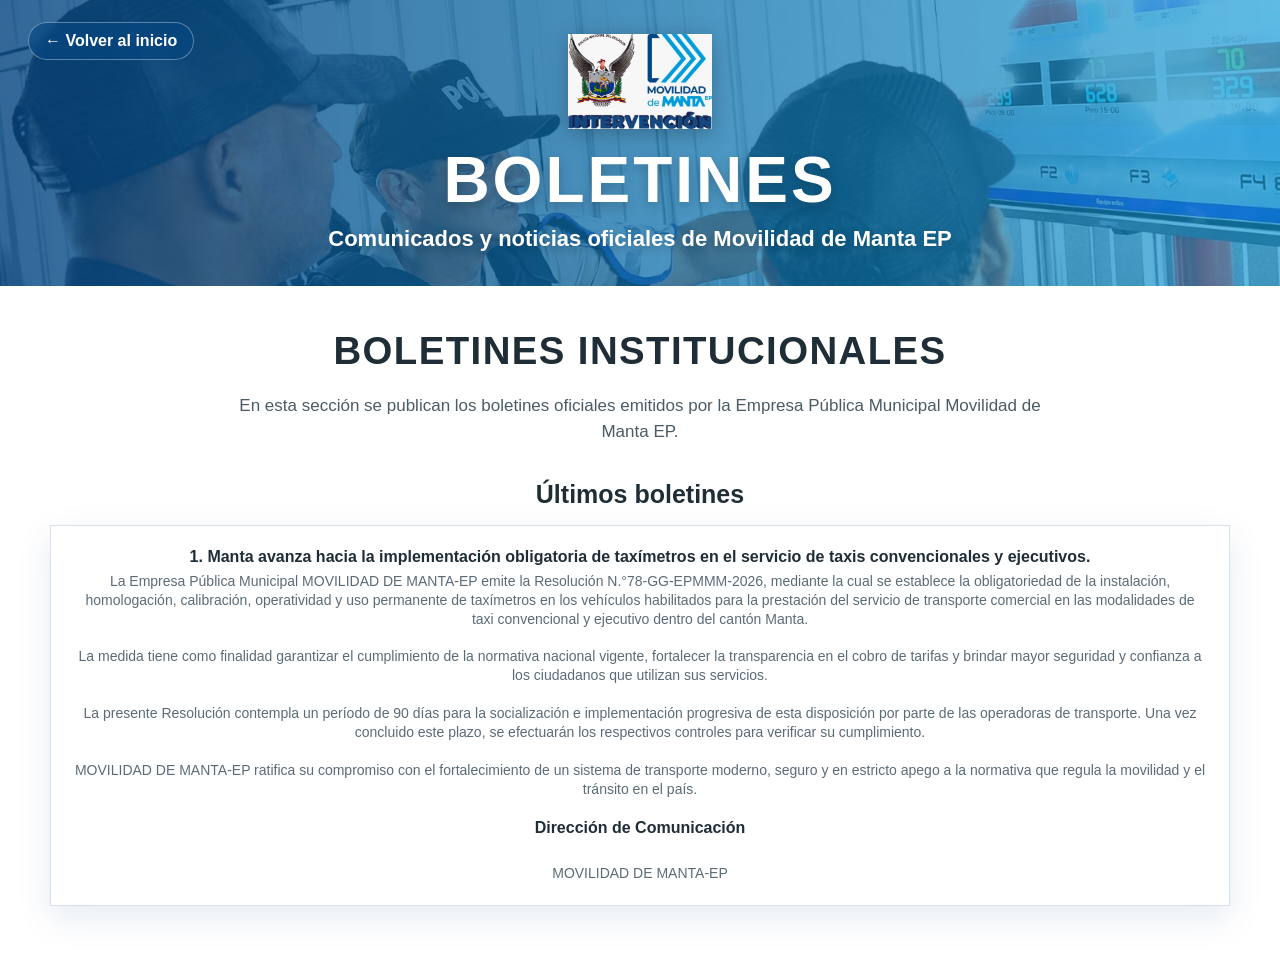
<file: boletines.html>
<!DOCTYPE html>
<html lang="es">
<head>
  <meta charset="UTF-8" />
  <meta name="viewport" content="width=device-width, initial-scale=1.0" />
  <title>Boletines | Movilidad de Manta EP</title>
  <link rel="stylesheet" href="css/styles.css" />
</head>

<body class="inner-page">
  <header class="convocatoria-hero">
    <div class="convocatoria-hero-overlay">
      <a class="back-link back-link-hero" href="index.html">← Volver al inicio</a>

      <div class="convocatoria-hero-content">
        <img
          class="convocatoria-logo"
          src="assets/logos/logo-principal.jpeg"
          alt="Movilidad de Manta EP"
        />

        <h1>Boletines</h1>
        <p>Comunicados y noticias oficiales de Movilidad de Manta EP</p>
      </div>
    </div>
  </header>

  <main class="conv-container">
    <section class="conv-intro">
      <h2>BOLETINES INSTITUCIONALES</h2>
      <p>
        En esta sección se publican los boletines oficiales emitidos por la
        Empresa Pública Municipal Movilidad de Manta EP.
      </p>
    </section>

    <h3 class="process-title">Últimos boletines</h3>

    <table class="docs-table" aria-label="Boletines institucionales">
      <tbody>
        <tr>
          <td>
            <strong>
              1. Manta avanza hacia la implementación obligatoria de taxímetros
              en el servicio de taxis convencionales y ejecutivos.
            </strong>

            <span>
              La Empresa Pública Municipal MOVILIDAD DE MANTA-EP emite la
              Resolución N.°78-GG-EPMMM-2026, mediante la cual se establece la
              obligatoriedad de la instalación, homologación, calibración,
              operatividad y uso permanente de taxímetros en los vehículos
              habilitados para la prestación del servicio de transporte comercial
              en las modalidades de taxi convencional y ejecutivo dentro del
              cantón Manta.
              <br><br>
              La medida tiene como finalidad garantizar el cumplimiento de la
              normativa nacional vigente, fortalecer la transparencia en el cobro
              de tarifas y brindar mayor seguridad y confianza a los ciudadanos
              que utilizan sus servicios.
              <br><br>
              La presente Resolución contempla un período de 90 días para la
              socialización e implementación progresiva de esta disposición por
              parte de las operadoras de transporte. Una vez concluido este plazo,
              se efectuarán los respectivos controles para verificar su
              cumplimiento.
              <br><br>
              MOVILIDAD DE MANTA-EP ratifica su compromiso con el fortalecimiento
              de un sistema de transporte moderno, seguro y en estricto apego a la
              normativa que regula la movilidad y el tránsito en el país.
              <br><br>
              <strong>Dirección de Comunicación</strong><br>
              MOVILIDAD DE MANTA-EP
            </span>
          </td>
        </tr>
      </tbody>
    </table>
  </main>
</body>
</html>
</file>
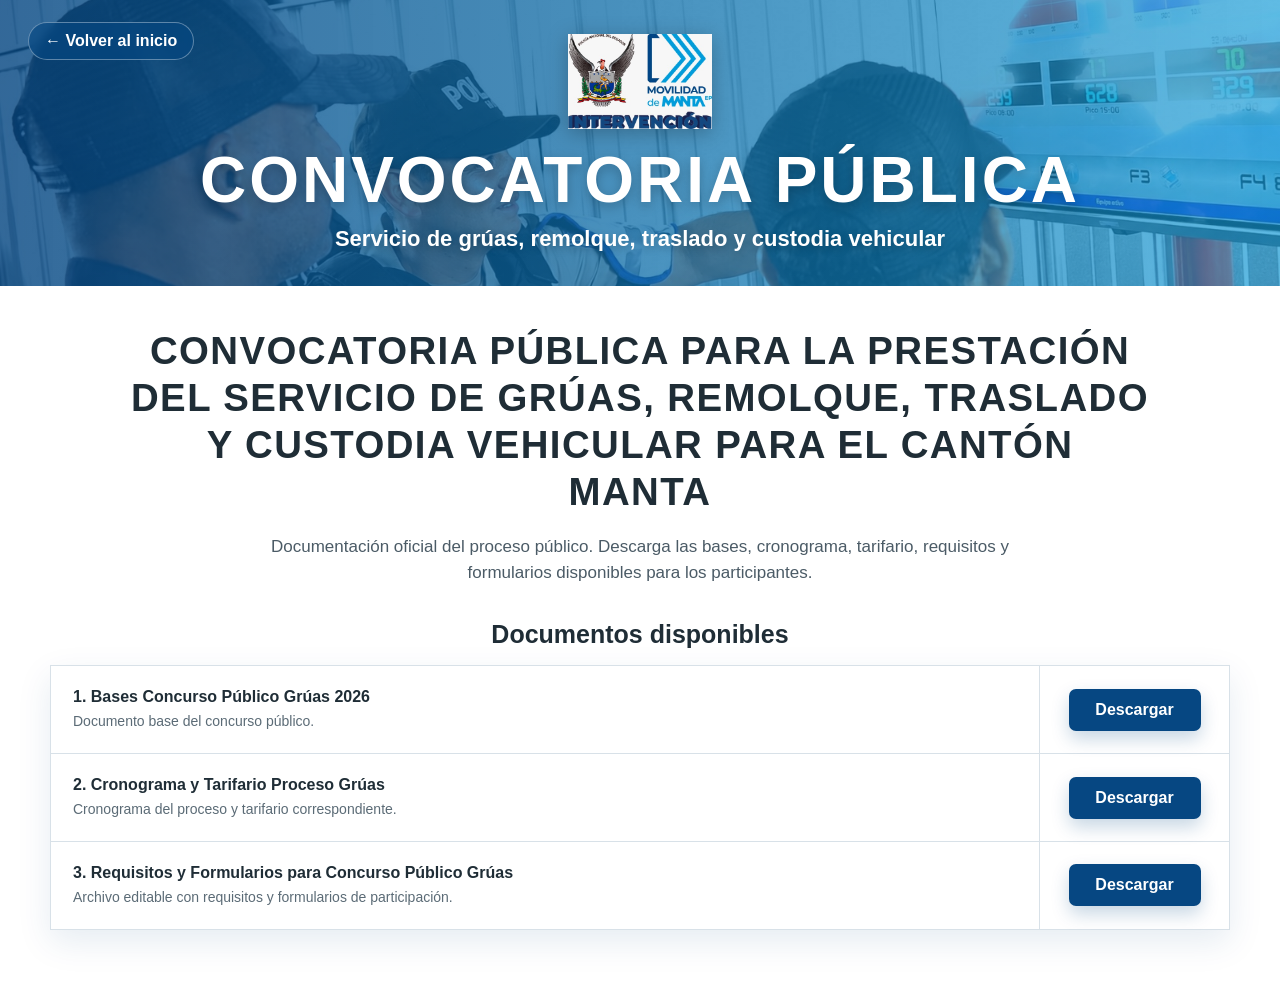
<file: convocatoria_gruas.html>
<!DOCTYPE html>
<html lang="es">
<head>
  <meta charset="UTF-8" />
  <meta name="viewport" content="width=device-width, initial-scale=1.0" />
  <title>Convocatoria Grúas | Movilidad de Manta EP</title>
  <link rel="stylesheet" href="css/styles.css" />
</head>
<body class="inner-page">
  <header class="convocatoria-hero">
    <div class="convocatoria-hero-overlay">
      <a class="back-link back-link-hero" href="index.html">← Volver al inicio</a>
      <div class="convocatoria-hero-content">
        <img class="convocatoria-logo" src="assets/logos/logo-principal.jpeg" alt="Movilidad de Manta EP" />
        <h1>Convocatoria Pública</h1>
        <p>Servicio de grúas, remolque, traslado y custodia vehicular</p>
      </div>
    </div>
  </header>

  <main class="conv-container">
    <section class="conv-intro">
      <h2>
        CONVOCATORIA PÚBLICA PARA LA PRESTACIÓN DEL SERVICIO DE GRÚAS, REMOLQUE,
        TRASLADO Y CUSTODIA VEHICULAR PARA EL CANTÓN MANTA
      </h2>
      <p>
        Documentación oficial del proceso público. Descarga las bases, cronograma, tarifario,
        requisitos y formularios disponibles para los participantes.
      </p>
    </section>

    <h3 class="process-title">Documentos disponibles</h3>

    <table class="docs-table" aria-label="Documentos de convocatoria grúas">
      <tbody>
        <tr>
          <td>
            <strong>1. Bases Concurso Público Grúas 2026</strong>
            <span>Documento base del concurso público.</span>
          </td>
          <td>
            <a class="btn-descarga" href="documentos/convocatoria_gruas/BASES CONCURSO PUBLICO GRUAS 2026.pdf" target="_blank" rel="noopener">Descargar</a>
          </td>
        </tr>
        <tr>
          <td>
            <strong>2. Cronograma y Tarifario Proceso Grúas</strong>
            <span>Cronograma del proceso y tarifario correspondiente.</span>
          </td>
          <td>
            <a class="btn-descarga" href="documentos/convocatoria_gruas/CRONOGRAMA Y TARIFARIO PROCESO GRUAS borrador-signed-signed-signed.pdf" target="_blank" rel="noopener">Descargar</a>
          </td>
        </tr>
        <tr>
          <td>
            <strong>3. Requisitos y Formularios para Concurso Público Grúas</strong>
            <span>Archivo editable con requisitos y formularios de participación.</span>
          </td>
          <td>
            <a class="btn-descarga" href="documentos/convocatoria_gruas/REQUISITOS Y FORMULARIOS PARA CONCURSO PUBLICO GRUAS.docx" target="_blank" rel="noopener">Descargar</a>
          </td>
        </tr>
      </tbody>
    </table>
  </main>
</body>
</html>
</file>
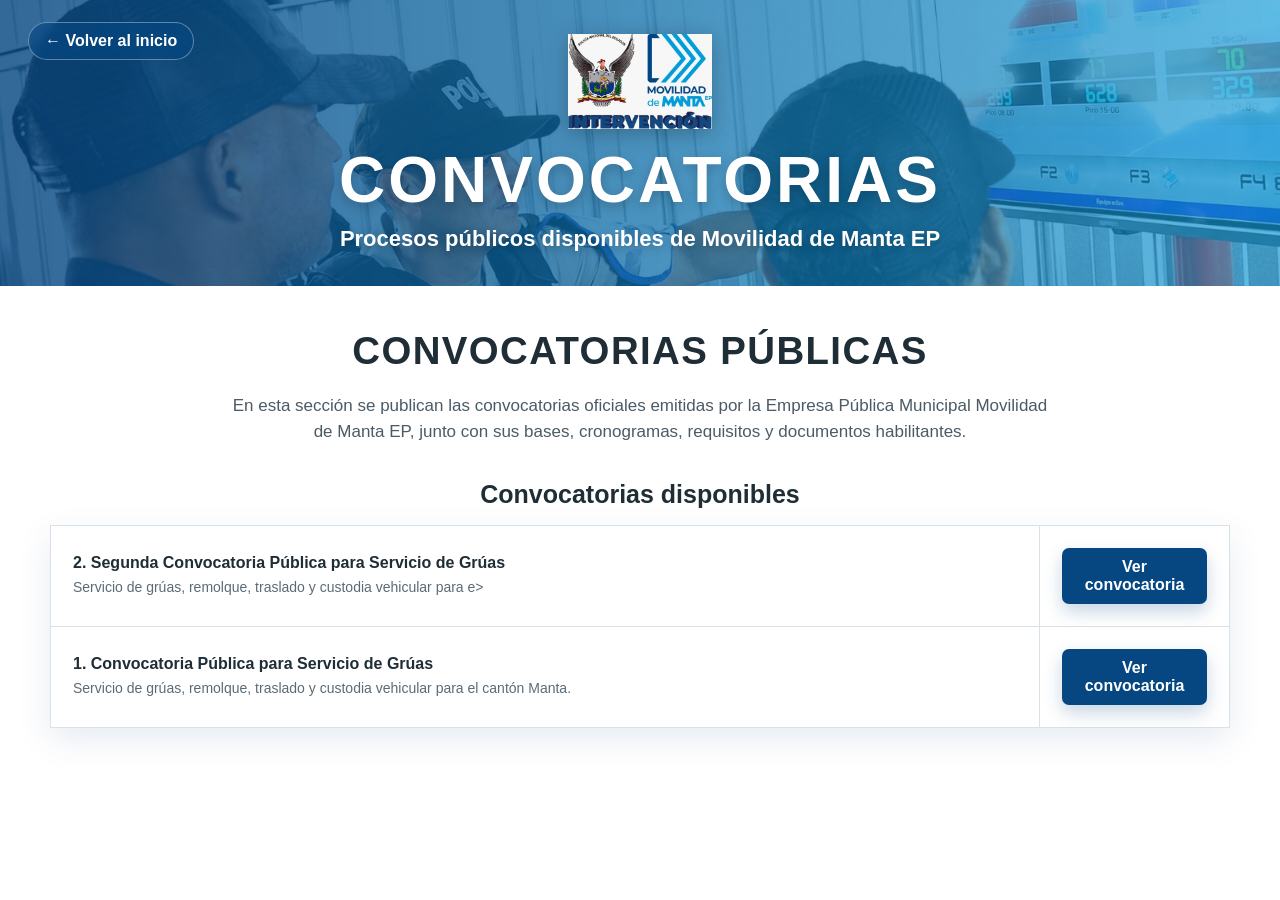
<file: convocatorias.html>
<!DOCTYPE html>
<html lang="es">
<head>
  <meta charset="UTF-8" />
  <meta name="viewport" content="width=device-width, initial-scale=1.0" />
  <title>Convocatorias | Movilidad de Manta EP</title>
  <link rel="stylesheet" href="css/styles.css" />
</head>

<body class="inner-page">
  <header class="convocatoria-hero">
    <div class="convocatoria-hero-overlay">
      <a class="back-link back-link-hero" href="index.html">← Volver al inicio</a>

      <div class="convocatoria-hero-content">
        <img class="convocatoria-logo" src="assets/logos/logo-principal.jpeg" alt="Movilidad de Manta EP" />
        <h1>Convocatorias</h1>
        <p>Procesos públicos disponibles de Movilidad de Manta EP</p>
      </div>
    </div>
  </header>

  <main class="conv-container">
    <section class="conv-intro">
      <h2>CONVOCATORIAS PÚBLICAS</h2>
      <p>
        En esta sección se publican las convocatorias oficiales emitidas por la
        Empresa Pública Municipal Movilidad de Manta EP, junto con sus bases,
        cronogramas, requisitos y documentos habilitantes.
      </p>
    </section>

    <h3 class="process-title">Convocatorias disponibles</h3>

    <table class="docs-table" aria-label="Convocatorias disponibles">
      <tbody>
        <tr>
          <td>
            <strong>2. Segunda Convocatoria Pública para Servicio de Grúas</strong>
            <span>
              Servicio de grúas, remolque, traslado y custodia vehicular para e>
            </span>
          </td>
          <td>
            <a class="btn-descarga" href="segunda_convocatoria_gruas.html">Ver convocatoria</a>
          </td>
        </tr>

        <tr>
          <td>
            <strong>1. Convocatoria Pública para Servicio de Grúas</strong>
            <span>
              Servicio de grúas, remolque, traslado y custodia vehicular para el cantón Manta.
            </span>
          </td>
          <td>
            <a class="btn-descarga" href="convocatoria_gruas.html">Ver convocatoria</a>
          </td>
        </tr>

        <!-- Para agregar más convocatorias, duplica este bloque:

        <tr>
          <td>
            <strong>2. Nombre de la nueva convocatoria</strong>
            <span>Descripción corta de la convocatoria.</span>
          </td>
          <td>
            <a class="btn-descarga" href="nueva_convocatoria.html">Ver convocatoria</a>
          </td>
        </tr>

        -->
      </tbody>
    </table>
  </main>
</body>
</html>
</file>
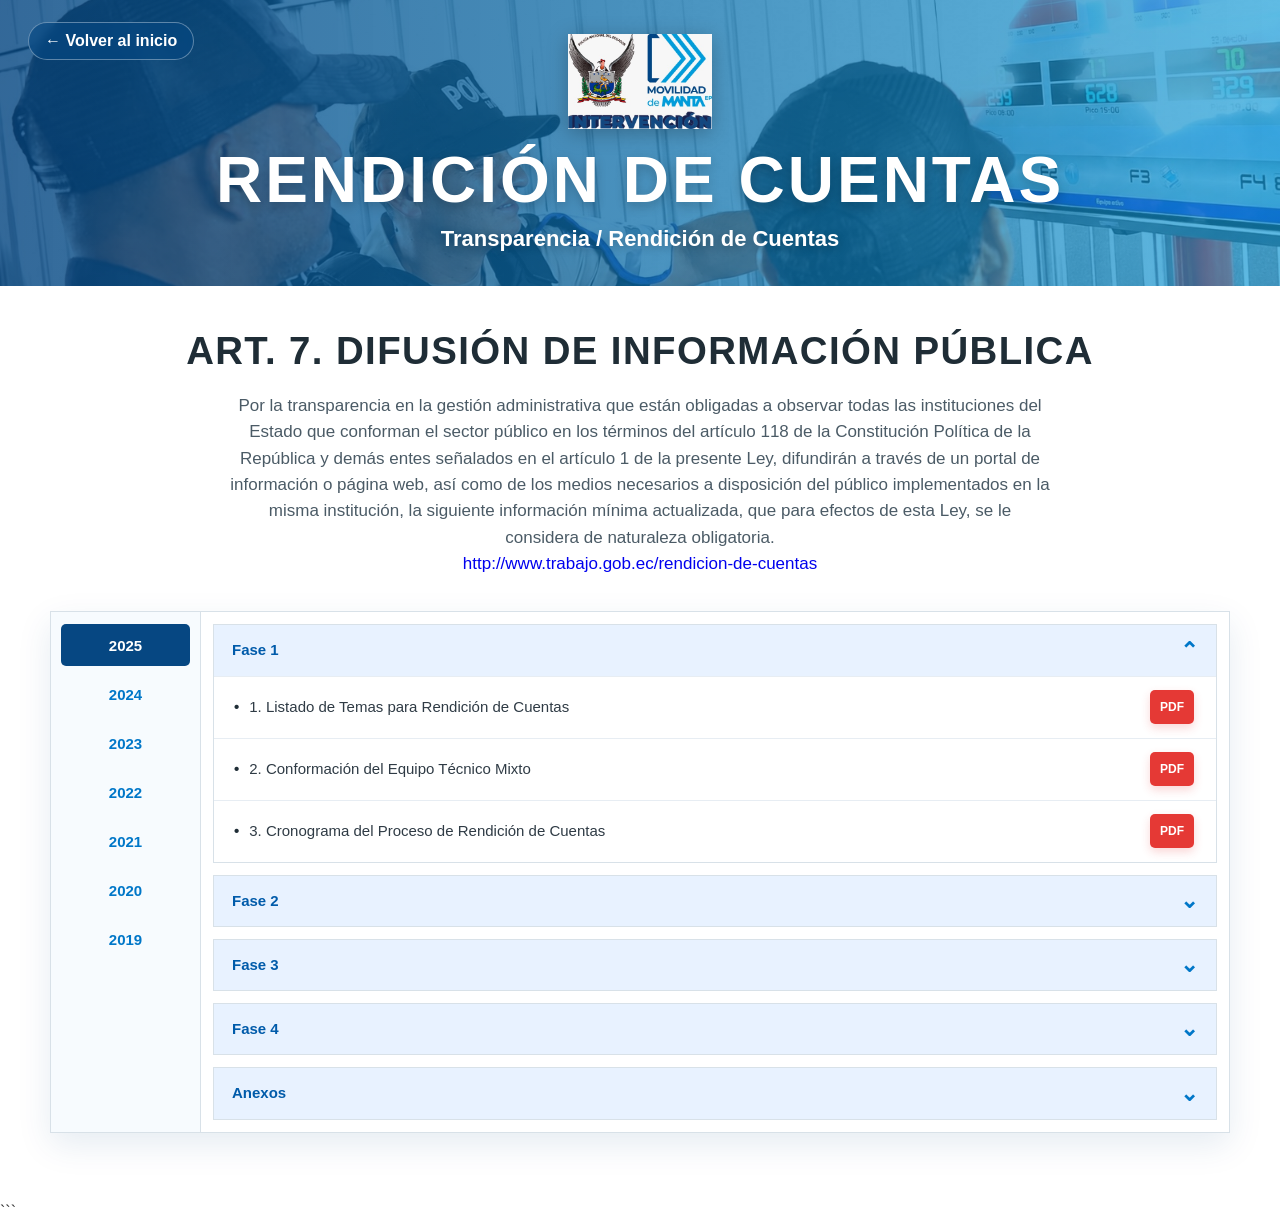
<file: rendicion-cuentas.html>
<!DOCTYPE html>
<html lang="es">
<head>
  <meta charset="UTF-8" />
  <meta name="viewport" content="width=device-width, initial-scale=1.0" />
  <title>Rendición de Cuentas | Movilidad de Manta EP</title>
  <link rel="stylesheet" href="css/styles.css" />
</head>

<body class="inner-page">
  <header class="convocatoria-hero">
    <div class="convocatoria-hero-overlay">
      <a class="back-link back-link-hero" href="index.html">← Volver al inicio</a>

      <div class="convocatoria-hero-content">
        <img class="convocatoria-logo" src="assets/logos/logo-principal.jpeg" alt="Movilidad de Manta EP" />
        <h1>Rendición de Cuentas</h1>
        <p>Transparencia / Rendición de Cuentas</p>
      </div>
    </div>
  </header>

  <main class="conv-container">
    <section class="conv-intro">
      <h2>Art. 7. Difusión de Información Pública</h2>
      <p>
        Por la transparencia en la gestión administrativa que están obligadas a observar todas las
        instituciones del Estado que conforman el sector público en los términos del artículo 118
        de la Constitución Política de la República y demás entes señalados en el artículo 1 de la
        presente Ley, difundirán a través de un portal de información o página web, así como de los
        medios necesarios a disposición del público implementados en la misma institución, la
        siguiente información mínima actualizada, que para efectos de esta Ley, se le considera de
        naturaleza obligatoria.
        <br />
        <a href="http://www.trabajo.gob.ec/rendicion-de-cuentas" target="_blank" rel="noopener">
          http://www.trabajo.gob.ec/rendicion-de-cuentas
        </a>
      </p>
    </section>

    <section class="rendicion-wrapper" aria-label="Rendición de cuentas por año">
      <div class="rendicion-layout">
        <aside class="rendicion-years" aria-label="Años disponibles">
          <button class="year-btn active" type="button" data-year="2025">2025</button>
          <button class="year-btn" type="button" data-year="2024">2024</button>
          <button class="year-btn" type="button" data-year="2023">2023</button>
          <button class="year-btn" type="button" data-year="2022">2022</button>
          <button class="year-btn" type="button" data-year="2021">2021</button>
          <button class="year-btn" type="button" data-year="2020">2020</button>
          <button class="year-btn" type="button" data-year="2019">2019</button>
        </aside>

        <div class="rendicion-content">

          <div class="year-panel active" data-panel="2025">

            <details class="fase-box" open>
              <summary>Fase 1</summary>

              <div class="fase-doc">
                <span>1. Listado de Temas para Rendición de Cuentas</span>
                <a href="documentos/rendicion-cuentas/2025/fase_1/1. Listado de Temas para Rendición de Cuentas.pdf" target="_blank" rel="noopener">PDF</a>
              </div>

              <div class="fase-doc">
                <span>2. Conformación del Equipo Técnico Mixto</span>
                <a href="documentos/rendicion-cuentas/2025/fase_1/2.Conformación del Equipo Técnico Mixto.pdf" target="_blank" rel="noopener">PDF</a>
              </div>

              <div class="fase-doc">
                <span>3. Cronograma del Proceso de Rendición de Cuentas</span>
                <a href="documentos/rendicion-cuentas/2025/fase_1/3. Cronograma del Proceso de Rendición de Cuentas.pdf" target="_blank" rel="noopener">PDF</a>
              </div>
            </details>

            <details class="fase-box">
              <summary>Fase 2</summary>

              <div class="fase-doc">
                <span>Entrega de Informe de Gestión</span>
                <a href="documentos/rendicion-cuentas/2025/fase_2/Entrega de Informe de Gestión.pdf" target="_blank" rel="noopener">PDF</a>
              </div>

              <div class="fase-doc">
                <span>La Comisión Liderada por la Entidad Realizó la Evaluación de la Gestión Institucional</span>
                <a href="documentos/rendicion-cuentas/2025/fase_2/1. LA COMISIÓN LIDERADA POR LA ENTIDAD REALIZÓ LA EVALUACIÓN DE LA GESTIÓN INSTITUCIONAL.pdf" target="_blank" rel="noopener">PDF</a>
              </div>

              <div class="fase-doc">
                <span>Formulario Preliminar de Rendición de Cuentas 2025</span>
                <a href="documentos/rendicion-cuentas/2025/fase_2/Formulario Preliminar de Rendición de Cuentas 2025.pdf" target="_blank" rel="noopener">PDF</a>
              </div>
              <div class="fase-doc">
                <span>Respuestas a las Preguntas de la Asamblea Ciudadana</span>
                <a href="documentos/rendicion-cuentas/2025/fase_2/Respuestas a las Preguntas de la Asamblea Ciudadana.pdf" target="_blank" rel="noopene">PDF</a>
              </div>


            </details>

            <details class="fase-box">
              <summary>Fase 3</summary>

              <div class="fase-doc">
                <span>Alcance a las Preguntas de la Asamblea Ciudadana</span>
                <a href="documentos/rendicion-cuentas/2025/fase_3/Alcance a las Preguntas de la Asamblea Ciudadana.pdf" target="_blank" rel="noopener">PDF</a>
              </div>

              <div class="fase-doc">
                <span>Convocatoria a Deliberación Pública de Rendición de Cuentas</span>
                <a href="documentos/rendicion-cuentas/2025/fase_3/Convocatoria a Deliberación Pública de Rendición de Cuentas.pdf" target="_blank" rel="noopener">PDF</a>
              </div>



            </details>

            <details class="fase-box">
              <summary>Fase 4</summary>


              <div class="fase-doc">
                <span>1. Plan de Trabajo 2025</span>
                <a href="documentos/rendicion-cuentas/2025/fase_4/1. Plan de Trabajo.pdf" target="_blank" rel="noopener">PDF</a>
              </div>



              <div class="fase-doc">
                <span>2. Informe de Cumplimiento del Plan de Trabajo 2025</span>
                <a href="documentos/rendicion-cuentas/2025/fase_4/2. Informe de Cumplimiento del Plan de Trabajo 2025.pdf" target="_blank" rel="noopener">PDF</a>
              </div>

            </details>

            <details class="fase-box">
              <summary>Anexos</summary>

              <div class="fase-doc">
                <span>Cumplimiento y Obligaciones</span>
                <a href="documentos/rendicion-cuentas/2025/anexos/Cumplimiento y Obligaciones.pdf" target="_blank" rel="noopener">PDF</a>
              </div>

              <div class="fase-doc">
                <span>Acta de Acuerdos y Compromisos</span>
                <a href="documentos/rendicion-cuentas/2025/anexos/Acta de Acuerdos y Compromisos 2026..pdf" target="_blank" rel="noopener">PDF</a>
              </div>

              <div class="fase-doc">
                <span>Cédula Presupuestaria de Gastos</span>
                <a href="documentos/rendicion-cuentas/2025/anexos/CÉDULA PRESUPUESTARIA DE GASTOS 2025.pdf" target="_blank" rel="noopener">PDF</a>
              </div>

              <div class="fase-doc">
                <span>Estado de Situación Financiera</span>
                <a href="documentos/rendicion-cuentas/2025/anexos/ESTADO DE SITUACIÓN FINANCIERA 2025.pdf" target="_blank" rel="noopener">PDF</a>
              </div>

              <div class="fase-doc">
                <span>RUC de Movilidad de Manta</span>
                <a href="documentos/rendicion-cuentas/2025/anexos/Ruc de Movilidad de Manta.pdf" target="_blank" rel="noopener">PDF</a>
              </div>
              <div class="fase-doc">
                <span>Procesos de Contratación</span>
                <a href="documentos/rendicion-cuentas/2025/anexos/Procesos de Contratación.pdf" target="_blank" rel="noopener">PDF</a>
              </div>

            </details>

          </div>

          <div class="year-panel" data-panel="2024">
            <div class="empty-year">Documentos 2024 próximos a publicarse.</div>
          </div>

          <div class="year-panel" data-panel="2023">
            <div class="empty-year">Documentos 2023 próximos a publicarse.</div>
          </div>

          <div class="year-panel" data-panel="2022">
            <div class="empty-year">Documentos 2022 próximos a publicarse.</div>
          </div>

          <div class="year-panel" data-panel="2021">
            <div class="empty-year">Documentos 2021 próximos a publicarse.</div>
          </div>

          <div class="year-panel" data-panel="2020">
            <div class="empty-year">Documentos 2020 próximos a publicarse.</div>
          </div>

          <div class="year-panel" data-panel="2019">
            <div class="empty-year">Documentos 2019 próximos a publicarse.</div>
          </div>

        </div>
      </div>
    </section>
  </main>

  <script>
    document.querySelectorAll('.year-btn').forEach(function (button) {
      button.addEventListener('click', function () {
        var year = button.getAttribute('data-year');

        document.querySelectorAll('.year-btn').forEach(function (item) {
          item.classList.remove('active');
        });

        document.querySelectorAll('.year-panel').forEach(function (panel) {
          panel.classList.remove('active');
        });

        button.classList.add('active');

        var selectedPanel = document.querySelector('[data-panel="' + year + '"]');
        if (selectedPanel) {
          selectedPanel.classList.add('active');
        }
      });
    });
  </script>
</body>
</html>
```
</file>
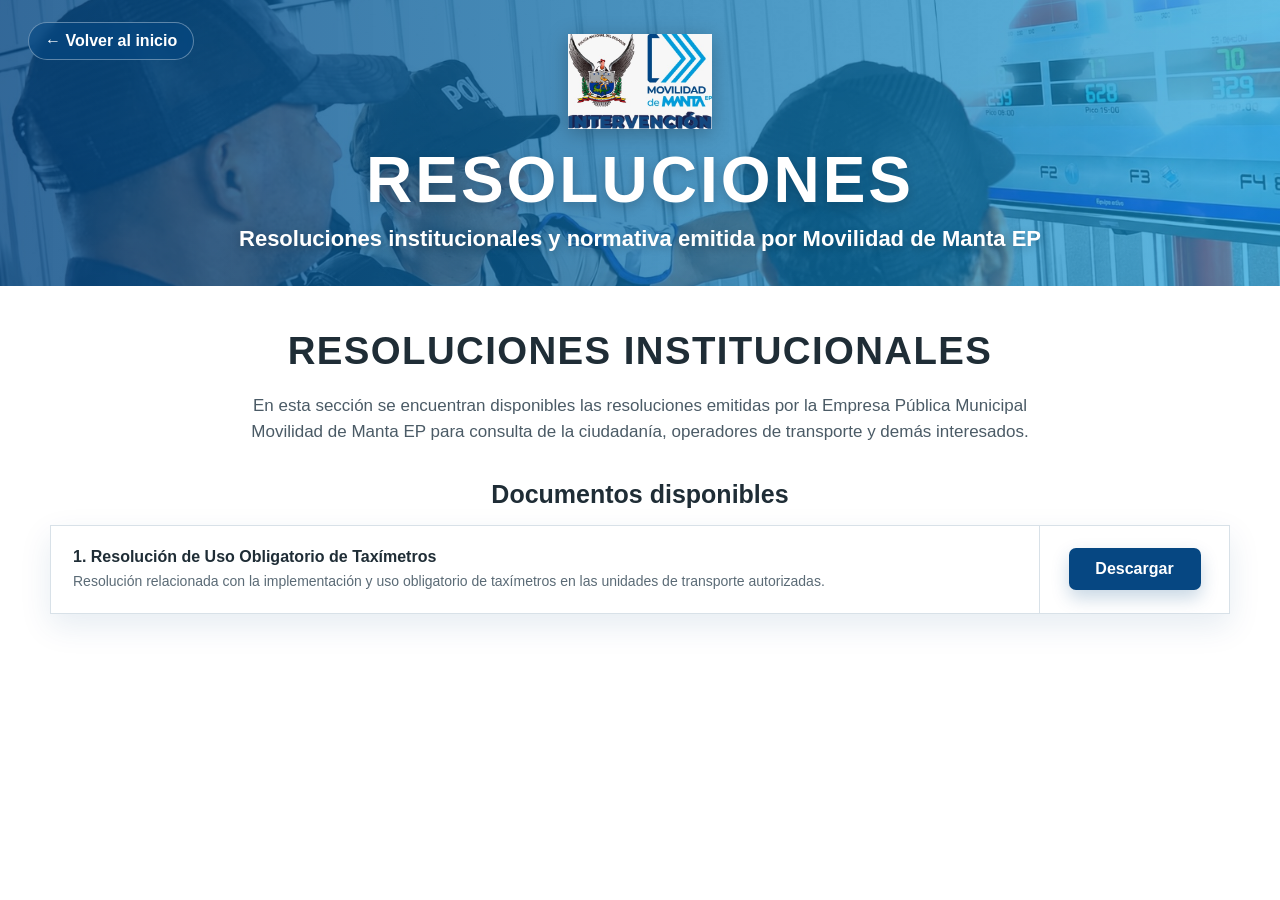
<file: resoluciones.html>
<!DOCTYPE html>
<html lang="es">
<head>
  <meta charset="UTF-8" />
  <meta name="viewport" content="width=device-width, initial-scale=1.0" />
  <title>Resoluciones | Movilidad de Manta EP</title>
  <link rel="stylesheet" href="css/styles.css" />
</head>

<body class="inner-page">
  <header class="convocatoria-hero">
    <div class="convocatoria-hero-overlay">
      <a class="back-link back-link-hero" href="index.html">← Volver al inicio</a>

      <div class="convocatoria-hero-content">
        <img
          class="convocatoria-logo"
          src="assets/logos/logo-principal.jpeg"
          alt="Movilidad de Manta EP"
        />

        <h1>Resoluciones</h1>
        <p>
          Resoluciones institucionales y normativa emitida por Movilidad de Manta EP
        </p>
      </div>
    </div>
  </header>

  <main class="conv-container">
    <section class="conv-intro">
      <h2>RESOLUCIONES INSTITUCIONALES</h2>

      <p>
        En esta sección se encuentran disponibles las resoluciones emitidas por
        la Empresa Pública Municipal Movilidad de Manta EP para consulta de la
        ciudadanía, operadores de transporte y demás interesados.
      </p>
    </section>

    <h3 class="process-title">Documentos disponibles</h3>

    <table class="docs-table" aria-label="Resoluciones institucionales">
      <tbody>
        <tr>
          <td>
            <strong>1. Resolución de Uso Obligatorio de Taxímetros</strong>
            <span>
              Resolución relacionada con la implementación y uso obligatorio de
              taxímetros en las unidades de transporte autorizadas.
            </span>
          </td>
          <td>
            <a
              class="btn-descarga"
              href="documentos/resoluciones/resolucio-n-uso-obligatorio-taximetros-2-corregido-1-signed-1-signed-signed.pdf"
              target="_blank"
              rel="noopener"
            >
              Descargar
            </a>
          </td>
        </tr>
      </tbody>
    </table>
  </main>
</body>
</html>
</file>
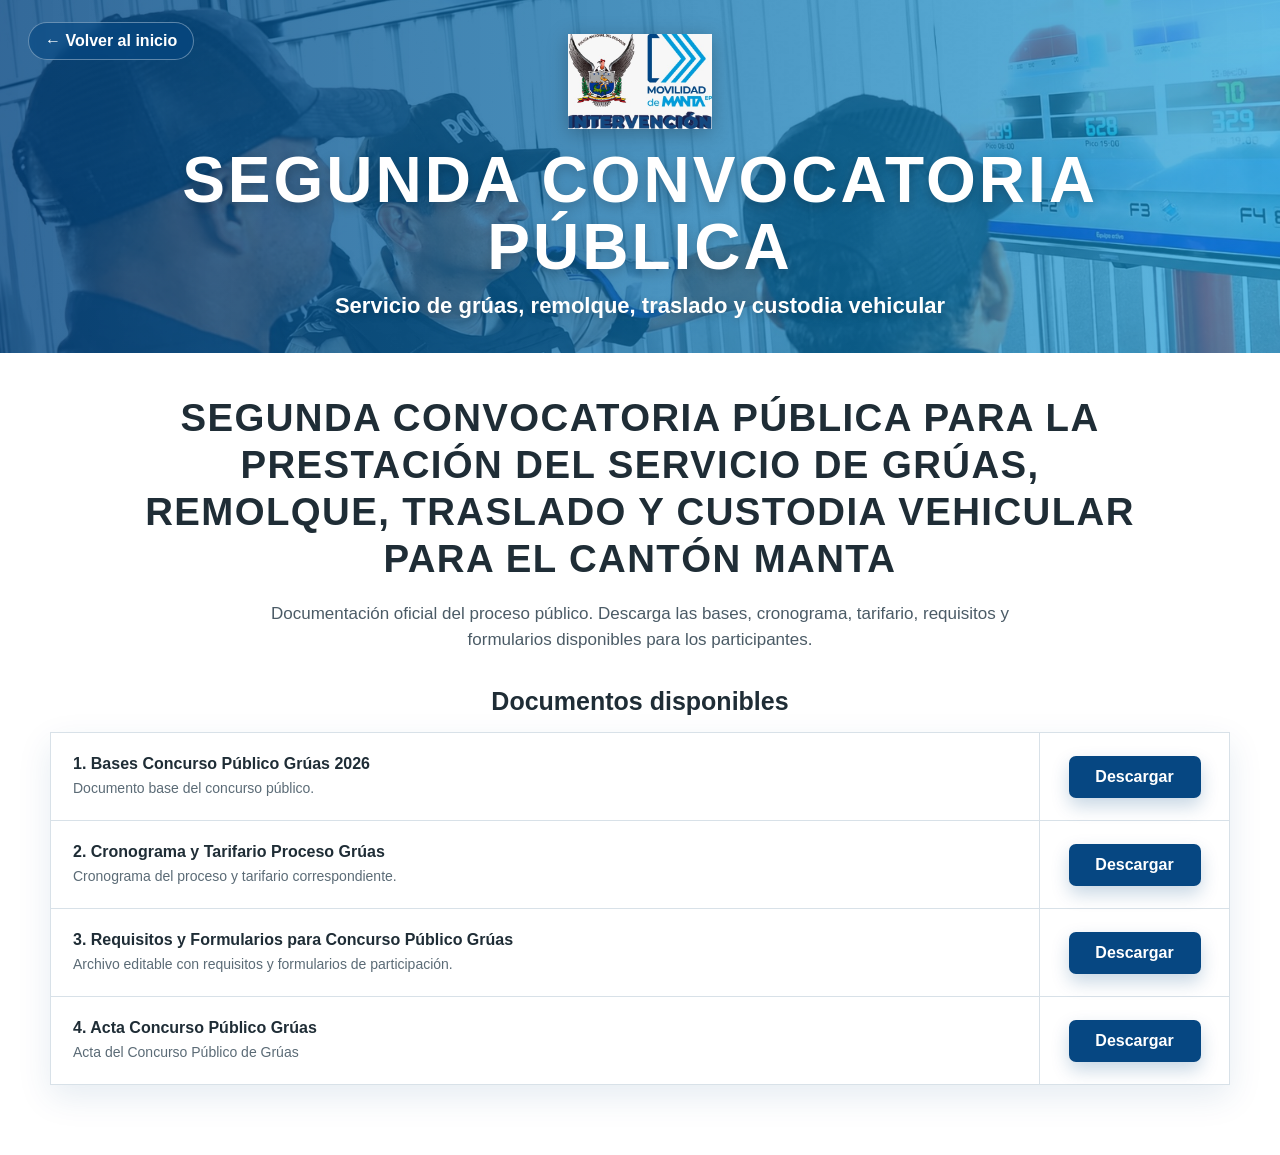
<file: segunda_convocatoria_gruas.html>
<!DOCTYPE html>
<html lang="es">
<head>
  <meta charset="UTF-8" />
  <meta name="viewport" content="width=device-width, initial-scale=1.0" />
  <title>Segunda Convocatoria Grúas | Movilidad de Manta EP</title>
  <link rel="stylesheet" href="css/styles.css" />
</head>
<body class="inner-page">
  <header class="convocatoria-hero">
    <div class="convocatoria-hero-overlay">
      <a class="back-link back-link-hero" href="index.html">← Volver al inicio</a>
      <div class="convocatoria-hero-content">
        <img class="convocatoria-logo" src="assets/logos/logo-principal.jpeg" alt="Movilidad de Manta EP" />
        <h1>Segunda Convocatoria Pública</h1>
        <p>Servicio de grúas, remolque, traslado y custodia vehicular</p>
      </div>
    </div>
  </header>

  <main class="conv-container">
    <section class="conv-intro">
      <h2>
        SEGUNDA CONVOCATORIA PÚBLICA PARA LA PRESTACIÓN DEL SERVICIO DE GRÚAS, REMOLQUE,
        TRASLADO Y CUSTODIA VEHICULAR PARA EL CANTÓN MANTA
      </h2>
      <p>
        Documentación oficial del proceso público. Descarga las bases, cronograma, tarifario,
        requisitos y formularios disponibles para los participantes.
      </p>
    </section>

    <h3 class="process-title">Documentos disponibles</h3>

    <table class="docs-table" aria-label="Documentos de segunda convocatoria grúas">
      <tbody>
        <tr>
          <td>
            <strong>1. Bases Concurso Público Grúas 2026</strong>
            <span>Documento base del concurso público.</span>
          </td>
          <td>
            <a class="btn-descarga" href="documentos/segunda_convocatoria_gruas/BASES CONCURSO PUBLICO GRUAS 2026 SEGUNDA CONVOCATORIA.pdf" target="_blank" rel="noopener">Descargar</a>
          </td>
        </tr>
        <tr>
          <td>
            <strong>2. Cronograma y Tarifario Proceso Grúas</strong>
            <span>Cronograma del proceso y tarifario correspondiente.</span>
          </td>
          <td>
            <a class="btn-descarga" href="documentos/segunda_convocatoria_gruas/CRONOGRAMA SEGUNDA CONVOCATORIA.docx" target="_blank" rel="noopener">Descargar</a>
          </td>
        </tr>
        <tr>
          <td>
            <strong>3. Requisitos y Formularios para Concurso Público Grúas</strong>
            <span>Archivo editable con requisitos y formularios de participación.</span>
          </td>
          <td>
            <a class="btn-descarga" href="documentos/segunda_convocatoria_gruas/REQUISITOS Y FORMULARIOS PARA CONCURSO PUBLICO GRUAS.docx" target="_blank" rel="noopener">Descargar</a>
          </td>
        </tr>
        <tr>
          <td>
            <strong>4. Acta Concurso Público Grúas</strong>
            <span>Acta del Concurso Público de Grúas</span>
          </td>
          <td>
            <a class="btn-descarga" href="documentos/segunda_convocatoria_gruas/ACTA.pdf"_blank" rel="noopener">Descargar</a>
          </td>
        </tr>

      </tbody>
    </table>
  </main>
</body>
</html>
</file>
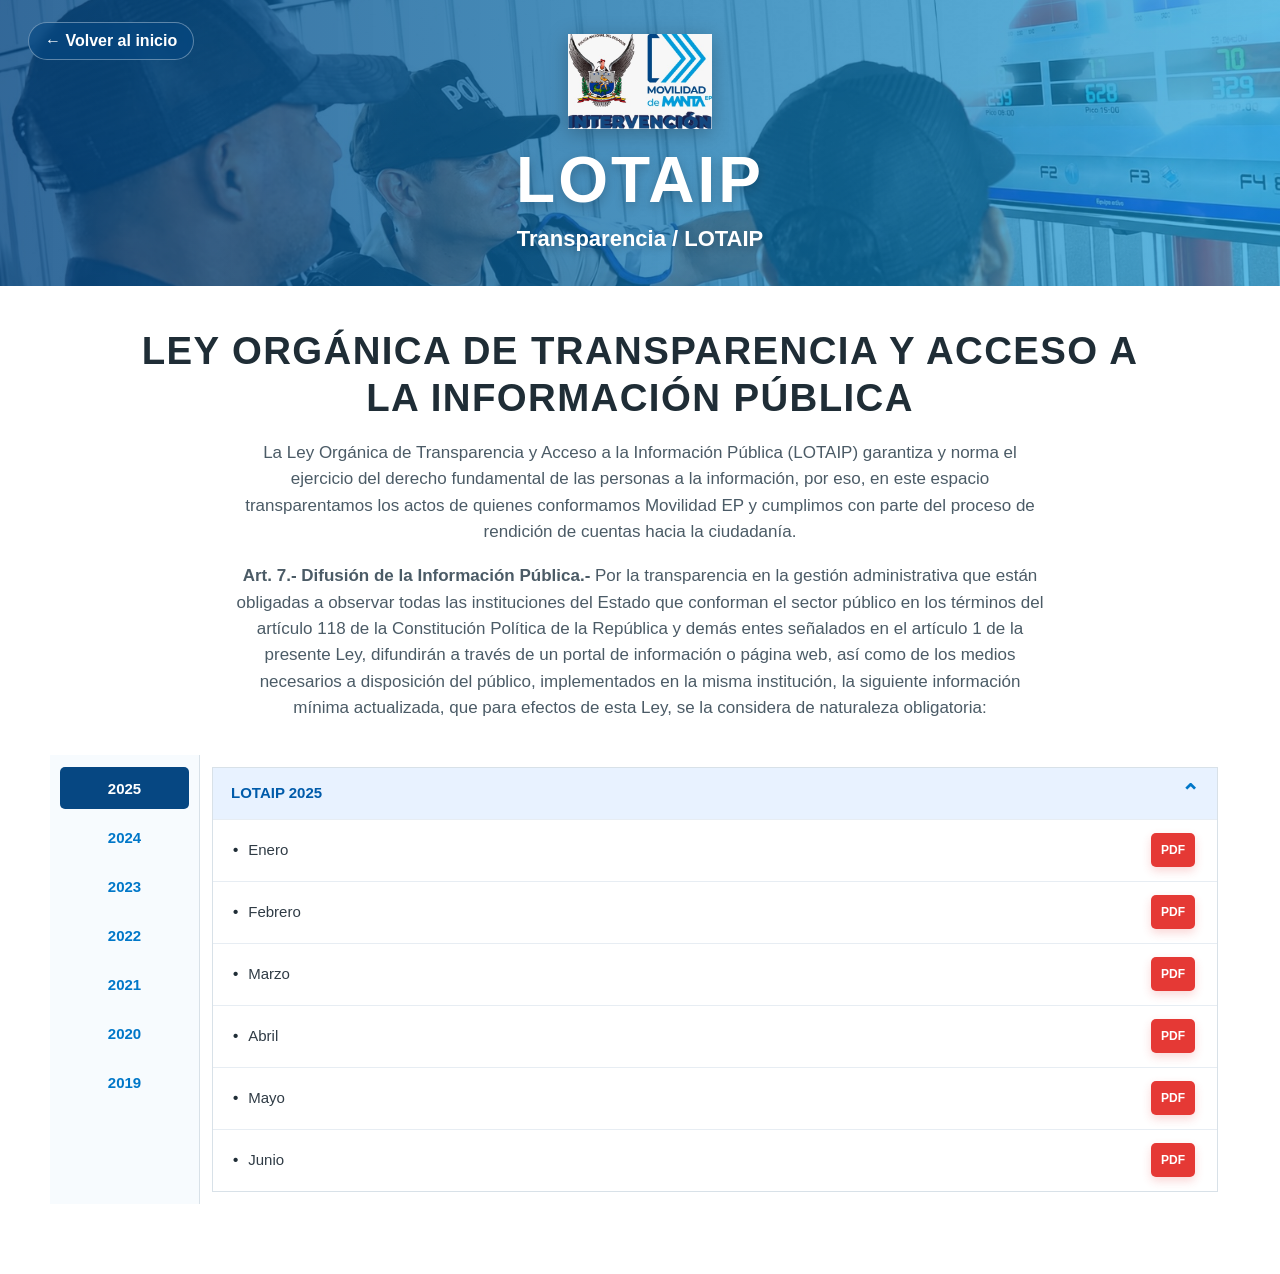
<file: transparencia.html>
<!DOCTYPE html>
<html lang="es">
<head>
  <meta charset="UTF-8" />
  <meta name="viewport" content="width=device-width, initial-scale=1.0" />
  <title>LOTAIP | Movilidad de Manta EP</title>
  <link rel="stylesheet" href="css/styles.css" />
</head>

<body class="inner-page">
  <header class="convocatoria-hero">
    <div class="convocatoria-hero-overlay">
      <a class="back-link back-link-hero" href="index.html">← Volver al inicio</a>

      <div class="convocatoria-hero-content">
        <img class="convocatoria-logo" src="assets/logos/logo-principal.jpeg" alt="Movilidad de Manta EP" />
        <h1>LOTAIP</h1>
        <p>Transparencia / LOTAIP</p>
      </div>
    </div>
  </header>

  <main class="conv-container">
    <section class="conv-intro">
      <h2>Ley Orgánica de Transparencia y Acceso a la Información Pública</h2>

      <p>
        La Ley Orgánica de Transparencia y Acceso a la Información Pública
        (LOTAIP) garantiza y norma el ejercicio del derecho fundamental de las
        personas a la información, por eso, en este espacio transparentamos los
        actos de quienes conformamos Movilidad EP y cumplimos con parte del
        proceso de rendición de cuentas hacia la ciudadanía.
      </p>

      <p>
        <strong>Art. 7.- Difusión de la Información Pública.-</strong>
        Por la transparencia en la gestión administrativa que están obligadas a
        observar todas las instituciones del Estado que conforman el sector
        público en los términos del artículo 118 de la Constitución Política de
        la República y demás entes señalados en el artículo 1 de la presente Ley,
        difundirán a través de un portal de información o página web, así como de
        los medios necesarios a disposición del público, implementados en la misma
        institución, la siguiente información mínima actualizada, que para efectos
        de esta Ley, se la considera de naturaleza obligatoria:
      </p>
    </section>

    <section class="rendicion-layout">
      <aside class="rendicion-years">
        <button class="year-btn active">2025</button>
        <button class="year-btn">2024</button>
        <button class="year-btn">2023</button>
        <button class="year-btn">2022</button>
        <button class="year-btn">2021</button>
        <button class="year-btn">2020</button>
        <button class="year-btn">2019</button>
      </aside>

      <div class="rendicion-content">
        <details class="fase-box" open>
          <summary>LOTAIP 2025</summary>

          <div class="fase-doc">
            <span>Enero</span>
            <a href="documentos/transparencia/2025/enero.pdf" target="_blank" rel="noopener">PDF</a>
          </div>

          <div class="fase-doc">
            <span>Febrero</span>
            <a href="documentos/transparencia/2025/febrero.pdf" target="_blank" rel="noopener">PDF</a>
          </div>

          <div class="fase-doc">
            <span>Marzo</span>
            <a href="documentos/transparencia/2025/marzo.pdf" target="_blank" rel="noopener">PDF</a>
          </div>

          <div class="fase-doc">
            <span>Abril</span>
            <a href="documentos/transparencia/2025/abril.pdf" target="_blank" rel="noopener">PDF</a>
          </div>

          <div class="fase-doc">
            <span>Mayo</span>
            <a href="documentos/transparencia/2025/mayo.pdf" target="_blank" rel="noopener">PDF</a>
          </div>

          <div class="fase-doc">
            <span>Junio</span>
            <a href="documentos/transparencia/2025/junio.pdf" target="_blank" rel="noopener">PDF</a>
          </div>
        </details>
      </div>
    </section>
  </main>
</body>
</html>
</file>
<file: css/styles.css>
:root {
  --azul-oscuro: #064782;
  --azul-celeste: #149BD7;
  --azul-profundo: #02335f;
  --blanco: #ffffff;
  --gris-texto: #333333;
  --gris-linea: #e8edf2;
  --sombra: 0 12px 32px rgba(6, 71, 130, .14);
}

* {
  box-sizing: border-box;
}

html,
body {
  margin: 0;
  min-height: 100%;
  font-family: Arial, Helvetica, sans-serif;
  color: var(--gris-texto);
  background: var(--blanco);
}

a {
  text-decoration: none;
}

.sidebar {
  position: fixed;
  inset: 0 auto 0 0;
  width: 285px;
  min-height: 100vh;
  background: linear-gradient(180deg, var(--azul-profundo), #012947 72%, #171717);
  color: var(--blanco);
  z-index: 20;
  box-shadow: 6px 0 18px rgba(0, 0, 0, .18);
}

.close-menu {
  position: absolute;
  top: 12px;
  right: 13px;
  width: 24px;
  height: 24px;
  border: 0;
  border-radius: 50%;
  color: rgba(255,255,255,.65);
  background: rgba(255,255,255,.08);
  font-size: 18px;
  line-height: 1;
  cursor: pointer;
}
.hero-video{
    width:100%;
    height:100%;
    object-fit:cover;
}
.brand {
  min-height: 170px;
  padding: 28px 22px 20px;
  text-align: center;
}

.brand h1 {
  margin: 0 0 14px;
  font-size: 18px;
  line-height: 1.15;
  font-weight: 700;
}

.brand-logo {
  max-width: 145px;
  max-height: 88px;
  object-fit: contain;
}

.search-box {
  height: 44px;
  background: rgba(255,255,255,.10);
  display: flex;
  align-items: center;
  gap: 10px;
  padding: 0 24px;
  border-top: 1px solid rgba(255,255,255,.08);
  border-bottom: 1px solid rgba(255,255,255,.08);
}

.search-icon {
  color: var(--azul-celeste);
  font-size: 20px;
  font-weight: 800;
}

.search-box input {
  width: 100%;
  border: 0;
  outline: 0;
  background: transparent;
  color: var(--blanco);
  font-size: 13px;
}

.search-box input::placeholder {
  color: rgba(255,255,255,.72);
}

.side-nav a {
  display: flex;
  align-items: center;
  gap: 12px;
  min-height: 56px;
  padding: 0 26px;
  color: var(--blanco);
  font-size: 15px;
  border-bottom: 1px solid rgba(255,255,255,.12);
  transition: background .2s ease, padding-left .2s ease;
}

.side-nav a span {
  width: 22px;
  text-align: center;
  font-size: 18px;
  color: var(--blanco);
}

.side-nav a:hover,
.side-nav a:first-child {
  background: linear-gradient(90deg, var(--azul-celeste), var(--azul-oscuro));
}

.side-nav a:hover {
  padding-left: 31px;
}

.social-bottom {
  position: absolute;
  left: 0;
  bottom: 62px;
  width: 100%;
  padding: 0 26px;
}

.social-bottom p {
  margin: 0 0 14px;
  font-size: 14px;
  color: rgba(255,255,255,.85);
}

.social-icons,
.social-top {
  display: flex;
  align-items: center;
  gap: 13px;
}

.social-icons a,
.social-top a {
  width: 36px;
  height: 36px;
  border-radius: 50%;
  display: inline-flex;
  align-items: center;
  justify-content: center;
  color: var(--blanco);
  background: var(--azul-oscuro);
  border: 1px solid rgba(255,255,255,.18);
  font-weight: 800;
  font-size: 19px;
  line-height: 1;
}

.page {
  min-height: 100vh;
  margin-left: 285px;
  background: #fff;
}

.hero {
  position: relative;
  height: 215px;
  overflow: hidden;
  background: var(--azul-oscuro);
}

.hero::after {
  content: "";
  position: absolute;
  inset: 0;
  background: linear-gradient(90deg, rgba(6,71,130,.25), rgba(6,71,130,.03) 55%, rgba(6,71,130,.20));
  pointer-events: none;
}

.hero-img {
  width: 100%;
  height: 100%;
  object-fit: cover;
  display: block;
}

.hero-logo {
  position: absolute;
  left: 36px;
  top: 24px;
  width: 190px;
  z-index: 2;
}

.hero-logo img {
  width: 100%;
  max-height: 120px;
  object-fit: contain;
}

.social-top {
  position: absolute;
  right: 34px;
  top: 26px;
  z-index: 3;
}

.entity-name {
  position: absolute;
  right: 34px;
  bottom: 14px;
  z-index: 3;
  color: var(--blanco);
  font-size: 13px;
  text-shadow: 0 2px 4px rgba(0,0,0,.55);
}

.blue-line {
  height: 14px;
  background: var(--azul-celeste);
}

.content-grid {
  width: 100%;
  max-width: 1500px;
  display: grid;
  grid-template-columns: minmax(560px, 1fr) 685px;
  gap: 30px;
  padding: 24px 32px 28px 48px;
}

.block h2 {
  margin: 0 0 14px;
  color: var(--azul-oscuro);
  font-size: 22px;
  font-weight: 900;
  letter-spacing: 2px;
}

.block h2::before {
  content: "";
  display: inline-block;
  width: 5px;
  height: 21px;
  margin-right: 10px;
  background: var(--azul-celeste);
  vertical-align: -4px;
}

.slider {
  position: relative;
  max-width: 700px;
  background: #f6f8fb;
  box-shadow: var(--sombra);
  overflow: hidden;
}

.slides {
  position: relative;
  height: 380px;
  overflow: hidden;
}

.slide {
  position: absolute;
  inset: 0;
  display: none;
}

.slide.active {
  display: block;
}

.slide img {
  width: 100%;
  height: 100%;
  object-fit: cover;
  display: block;
}

.slide-caption {
  position: absolute;
  left: 0;
  right: 0;
  bottom: 0;
  padding: 22px 26px;
  color: var(--blanco);
  background: linear-gradient(0deg, rgba(0,0,0,.78), rgba(0,0,0,.25));
}

.slide-caption strong {
  display: block;
  margin-bottom: 8px;
  font-size: 18px;
}

.slide-caption span {
  font-size: 14px;
}

.slider-arrow {
  position: absolute;
  top: 50%;
  z-index: 5;
  width: 38px;
  height: 48px;
  transform: translateY(-50%);
  border: 0;
  color: var(--azul-oscuro);
  background: rgba(255,255,255,.82);
  font-size: 38px;
  cursor: pointer;
}

.slider-prev {
  left: 0;
}

.slider-next {
  right: 0;
}

.slider-dots {
  position: absolute;
  left: 0;
  right: 0;
  bottom: 14px;
  display: flex;
  justify-content: center;
  gap: 12px;
  z-index: 6;
}

.dot {
  width: 14px;
  height: 14px;
  padding: 0;
  border: 2px solid var(--blanco);
  border-radius: 50%;
  background: var(--blanco);
  cursor: pointer;
}

.dot.active {
  background: var(--azul-celeste);
}

.services-block {
  margin-top: 28px;
}

.service-buttons {
  display: grid;
  grid-template-columns: repeat(4, minmax(120px, 1fr));
  gap: 14px;
  max-width: 700px;
}

.service-btn {
  min-height: 105px;
  padding: 16px 10px;
  background: linear-gradient(135deg, var(--azul-celeste), #0875b8);
  color: var(--blanco);
  display: flex;
  flex-direction: column;
  justify-content: center;
  align-items: center;
  gap: 8px;
  text-align: center;
  line-height: 1.1;
  font-size: 16px;
  box-shadow: var(--sombra);
  transition: transform .18s ease, background .18s ease;
}

.service-btn span {
  font-size: 30px;
  line-height: 1;
}

.service-btn:hover {
  transform: translateY(-2px);
  background: linear-gradient(135deg, var(--azul-oscuro), var(--azul-celeste));
}

.right-content {
  display: grid;
  grid-template-columns: 330px minmax(240px, 1fr);
  gap: 28px;
  align-items: start;
}

.topic-list {
  display: flex;
  flex-direction: column;
  gap: 12px;
}

.topic-list a {
  min-height: 48px;
  display: flex;
  align-items: center;
  gap: 14px;
  padding: 0 16px;
  background: linear-gradient(90deg, var(--azul-oscuro), #075f99);
  color: var(--blanco);
  font-size: 16px;
  font-weight: 800;
  box-shadow: 0 8px 18px rgba(6,71,130,.12);
}

.topic-list a span {
  width: 24px;
  text-align: center;
  font-size: 21px;
}

.topic-list a:hover {
  background: linear-gradient(90deg, var(--azul-celeste), var(--azul-oscuro));
}

.calendar-card {
  display: flex;
  justify-content: center;
  align-items: flex-start;
}

.calendar-card img {
  width: 100%;
  max-width: 345px;
  display: block;
  box-shadow: var(--sombra);
}

.footer {
  display: grid;
  grid-template-columns: 1.2fr .8fr 1.2fr 1.5fr;
  gap: 18px;
  align-items: center;
  padding: 18px 34px 18px 48px;
  color: var(--blanco);
  background: linear-gradient(90deg, var(--azul-oscuro), var(--azul-profundo));
  font-size: 14px;
}

.modal {
  position: fixed;
  inset: 0;
  display: none;
  align-items: center;
  justify-content: center;
  padding: 20px;
  background: rgba(0,0,0,.45);
  z-index: 99;
}

.modal.show {
  display: flex;
}

.modal-content {
  position: relative;
  width: min(520px, 100%);
  background: var(--blanco);
  border-top: 8px solid var(--azul-celeste);
  padding: 28px;
  box-shadow: 0 18px 40px rgba(0,0,0,.25);
}

.modal-content h3 {
  margin-top: 0;
  color: var(--azul-oscuro);
}

.modal-close {
  position: absolute;
  right: 12px;
  top: 8px;
  border: 0;
  background: transparent;
  font-size: 28px;
  cursor: pointer;
}

@media (max-width: 1250px) {
  .content-grid,
  .right-content {
    grid-template-columns: 1fr;
  }

  .slider,
  .service-buttons {
    max-width: none;
  }

  .calendar-card {
    justify-content: flex-start;
  }
}

@media (max-width: 900px) {
  .sidebar {
    position: relative;
    width: 100%;
    min-height: auto;
  }

  .brand-logo,
  .social-bottom,
  .close-menu {
    display: none;
  }

  .brand {
    min-height: auto;
    padding: 16px;
  }

  .side-nav a {
    min-height: 46px;
  }

  .page {
    margin-left: 0;
  }

  .hero {
    height: 165px;
  }

  .hero-logo {
    left: 18px;
    width: 140px;
  }

  .content-grid {
    padding: 22px 16px;
  }

  .footer {
    grid-template-columns: 1fr;
    padding: 18px;
  }
}

@media (max-width: 620px) {
  .slides {
    height: 270px;
  }

  .service-buttons {
    grid-template-columns: repeat(2, 1fr);
  }

  .social-top {
    right: 14px;
    gap: 8px;
  }

  .social-top a {
    width: 30px;
    height: 30px;
    font-size: 16px;
  }
}


/* =========================================================
   AJUSTE RESPONSIVE / ZOOM NAVEGADOR
   Mantiene el diseño proporcional en 100%, 110%, 125% y pantallas pequeñas.
   ========================================================= */
html {
  overflow-x: hidden;
}

body {
  overflow-x: hidden;
}

.sidebar {
  width: clamp(220px, 18vw, 285px);
}

.page {
  margin-left: clamp(220px, 18vw, 285px);
  width: calc(100% - clamp(220px, 18vw, 285px));
}

.brand {
  min-height: clamp(120px, 18vh, 170px);
  padding: clamp(18px, 2vw, 28px) clamp(14px, 1.6vw, 22px) clamp(14px, 1.5vw, 20px);
}

.brand h1 {
  font-size: clamp(14px, 1.15vw, 18px);
}

.brand-logo {
  max-width: clamp(105px, 9vw, 145px);
  max-height: clamp(65px, 8vh, 88px);
}

.side-nav a {
  min-height: clamp(42px, 5.4vh, 56px);
  padding: 0 clamp(16px, 1.8vw, 26px);
  font-size: clamp(13px, .95vw, 15px);
}

.social-bottom {
  bottom: clamp(22px, 5vh, 62px);
}

.hero {
  height: clamp(145px, 19vh, 215px);
}

.hero-logo {
  left: clamp(18px, 2.4vw, 36px);
  top: clamp(14px, 2vh, 24px);
  width: clamp(120px, 13vw, 190px);
}

.social-top {
  right: clamp(14px, 2.2vw, 34px);
  top: clamp(14px, 2.2vh, 26px);
  gap: clamp(7px, .9vw, 13px);
}

.social-icons a,
.social-top a {
  width: clamp(29px, 2.8vw, 36px);
  height: clamp(29px, 2.8vw, 36px);
  font-size: clamp(15px, 1.35vw, 19px);
}

.entity-name {
  right: clamp(14px, 2.2vw, 34px);
  font-size: clamp(10px, .9vw, 13px);
}

.content-grid {
  max-width: none;
  width: 100%;
  grid-template-columns: minmax(0, 1fr) minmax(360px, 38vw);
  gap: clamp(16px, 2vw, 30px);
  padding: clamp(18px, 2vw, 24px) clamp(18px, 2.3vw, 32px) clamp(24px, 2.5vw, 28px) clamp(22px, 3.2vw, 48px);
}

.block h2 {
  font-size: clamp(16px, 1.4vw, 22px);
  margin-bottom: clamp(10px, 1vw, 14px);
}

.slider {
  max-width: none;
  width: 100%;
}

.slides {
  height: clamp(260px, 38vh, 380px);
}

.slide-caption {
  padding: clamp(14px, 1.8vw, 22px) clamp(16px, 2vw, 26px);
}

.slide-caption strong {
  font-size: clamp(14px, 1.2vw, 18px);
}

.service-buttons {
  max-width: none;
  width: 100%;
  grid-template-columns: repeat(4, minmax(100px, 1fr));
  gap: clamp(10px, 1vw, 14px);
}

.service-btn {
  min-height: clamp(78px, 11vh, 105px);
  font-size: clamp(13px, 1vw, 16px);
}

.service-btn span {
  font-size: clamp(22px, 2vw, 30px);
}

.right-content {
  grid-template-columns: minmax(240px, 1fr) minmax(190px, .9fr);
  gap: clamp(16px, 1.8vw, 28px);
}

.topic-list {
  gap: clamp(8px, 1.1vh, 12px);
}

.topic-list a {
  min-height: clamp(40px, 5.2vh, 48px);
  font-size: clamp(13px, 1.05vw, 16px);
  padding: 0 clamp(12px, 1.2vw, 16px);
}

.topic-list a span {
  font-size: clamp(17px, 1.5vw, 21px);
}

.calendar-card img {
  max-width: min(345px, 100%);
  max-height: clamp(320px, 62vh, 520px);
  object-fit: contain;
}

.footer {
  padding: clamp(14px, 1.4vw, 18px) clamp(18px, 2.2vw, 34px) clamp(14px, 1.4vw, 18px) clamp(22px, 3.2vw, 48px);
  font-size: clamp(12px, .9vw, 14px);
}

/* Pantallas medianas o navegador con zoom alto */
@media (max-width: 1380px) {
  .content-grid {
    grid-template-columns: minmax(0, 1fr) minmax(300px, 34vw);
  }

  .right-content {
    grid-template-columns: 1fr;
  }

  .calendar-card {
    justify-content: center;
  }

  .calendar-card img {
    max-width: 300px;
    max-height: 390px;
  }
}

@media (max-width: 1180px) {
  .content-grid {
    grid-template-columns: 1fr;
  }

  .right-content {
    grid-template-columns: minmax(260px, .9fr) minmax(220px, .7fr);
  }

  .calendar-card img {
    max-width: 320px;
  }
}

@media (max-width: 980px) {
  .sidebar {
    position: relative;
    width: 100%;
    min-height: auto;
  }

  .page {
    width: 100%;
    margin-left: 0;
  }

  .brand-logo,
  .social-bottom,
  .close-menu {
    display: none;
  }

  .brand {
    min-height: auto;
    padding: 16px;
  }

  .side-nav {
    display: grid;
    grid-template-columns: repeat(2, minmax(0, 1fr));
  }

  .side-nav a {
    min-height: 44px;
  }

  .content-grid {
    padding: 18px;
  }

  .right-content {
    grid-template-columns: 1fr;
  }

  .calendar-card {
    justify-content: flex-start;
  }

  .footer {
    grid-template-columns: 1fr;
  }
}

@media (max-width: 640px) {
  .hero {
    height: 135px;
  }

  .side-nav {
    grid-template-columns: 1fr;
  }

  .social-top {
    display: none;
  }

  .entity-name {
    left: 16px;
    right: 16px;
    text-align: right;
  }

  .slides {
    height: 245px;
  }

  .service-buttons {
    grid-template-columns: repeat(2, minmax(0, 1fr));
  }

  .topic-list a {
    min-height: 44px;
  }

  .calendar-card img {
    max-width: 100%;
    max-height: none;
  }
}

/* Ajustes convocatoria y popup inicial */
.slide-link {
  display: block;
  position: relative;
  width: 100%;
  height: 100%;
  color: inherit;
}

.slide-link img {
  width: 100%;
  height: 100%;
  object-fit: cover;
  display: block;
}

.welcome-popup {
  position: fixed;
  inset: 0;
  display: none;
  align-items: center;
  justify-content: center;
  padding: 22px;
  background: rgba(2, 51, 95, .72);
  z-index: 999;
}

.welcome-popup.show {
  display: flex;
}

.welcome-popup-content {
  position: relative;
  width: min(760px, 96vw);
  max-height: 92vh;
  background: #fff;
  border-radius: 10px;
  overflow: hidden;
  box-shadow: 0 24px 70px rgba(0, 0, 0, .35);
}

.welcome-popup-link,
.welcome-popup-link img {
  display: block;
  width: 100%;
}

.welcome-popup-link img {
  max-height: 78vh;
  object-fit: contain;
  background: #fff;
}

.welcome-popup-close {
  position: absolute;
  top: 10px;
  right: 10px;
  width: 38px;
  height: 38px;
  border: 0;
  border-radius: 50%;
  background: #064782;
  color: #fff;
  font-size: 26px;
  line-height: 1;
  cursor: pointer;
  z-index: 2;
}

.welcome-popup-actions {
  padding: 14px;
  text-align: center;
  background: #f4f8fb;
}

.welcome-popup-actions a {
  display: inline-block;
  padding: 11px 22px;
  border-radius: 6px;
  background: #149BD7;
  color: #fff;
  font-weight: 700;
}

.inner-page {
  min-height: 100vh;
  background: #fff;
}

.conv-hero {
  min-height: 145px;
  padding: 34px 18px;
  text-align: center;
  color: #fff;
  background: linear-gradient(rgba(20,155,215,.78), rgba(20,155,215,.78)), url('../assets/banners/banner-principal.jpeg') center/cover;
}

.conv-hero h1 {
  margin: 0;
  font-size: clamp(28px, 4vw, 44px);
  letter-spacing: .5px;
}

.conv-hero p {
  margin: 8px 0 0;
  font-size: 17px;
}

.conv-container {
  width: min(1180px, calc(100% - 40px));
  margin: 0 auto;
  padding: 28px 0 60px;
}

.conv-title {
  max-width: 1020px;
  margin: 0 auto 70px;
  color: #1f2933;
  text-align: center;
  font-size: clamp(24px, 3.1vw, 40px);
  line-height: 1.22;
  text-transform: uppercase;
  font-weight: 900;
}

.back-link {
  display: inline-flex;
  align-items: center;
  gap: 8px;
  margin-bottom: 24px;
  color: #064782;
  font-weight: 700;
}

.process-title {
  margin: 0 0 12px;
  text-align: center;
  color: #1f2933;
  font-size: 24px;
}

.docs-table {
  width: 100%;
  border-collapse: collapse;
  border: 1px solid #e1e5ea;
  background: #fff;
}

.docs-table td {
  padding: 18px 20px;
  border: 1px solid #e1e5ea;
  font-size: 16px;
}

.docs-table td:last-child {
  width: 170px;
  text-align: center;
}

.pdf-link {
  display: inline-flex;
  align-items: center;
  justify-content: center;
  width: 42px;
  height: 42px;
  border: 2px solid #e74c3c;
  border-radius: 6px;
  color: #e74c3c;
  font-size: 22px;
  font-weight: 900;
}

.pdf-link:hover {
  background: #e74c3c;
  color: #fff;
}

@media (max-width: 700px) {
  .conv-container {
    width: min(100% - 24px, 1180px);
  }

  .conv-title {
    margin-bottom: 34px;
  }

  .docs-table td {
    padding: 14px 10px;
    font-size: 14px;
  }

  .docs-table td:last-child {
    width: 72px;
  }
}


/* === FIX POPUP CONVOCATORIA: solo imagen + botón === */
.welcome-popup {
  position: fixed !important;
  inset: 0 !important;
  display: none !important;
  align-items: center !important;
  justify-content: center !important;
  padding: 18px !important;
  background: rgba(6, 71, 130, 0.78) !important;
  z-index: 9999 !important;
}

.welcome-popup.show {
  display: flex !important;
}

.welcome-popup-card {
  position: relative !important;
  width: min(560px, 94vw) !important;
  max-height: 94vh !important;
  background: #ffffff !important;
  border-radius: 12px !important;
  overflow: hidden !important;
  box-shadow: 0 24px 60px rgba(0,0,0,.35) !important;
}

.welcome-popup-image-link {
  display: block !important;
  width: 100% !important;
  background: #ffffff !important;
  line-height: 0 !important;
}

.welcome-popup-image-link img {
  display: block !important;
  width: 100% !important;
  max-height: 78vh !important;
  object-fit: contain !important;
  background: #ffffff !important;
}

.welcome-popup-close {
  position: absolute !important;
  top: 10px !important;
  right: 10px !important;
  width: 34px !important;
  height: 34px !important;
  border: 0 !important;
  border-radius: 50% !important;
  background: #064782 !important;
  color: #ffffff !important;
  font-size: 24px !important;
  line-height: 32px !important;
  text-align: center !important;
  cursor: pointer !important;
  z-index: 2 !important;
}

.welcome-popup-footer {
  display: flex !important;
  justify-content: center !important;
  align-items: center !important;
  padding: 12px !important;
  background: #f4f8fb !important;
}

.welcome-popup-button {
  display: inline-flex !important;
  align-items: center !important;
  justify-content: center !important;
  min-width: 150px !important;
  height: 38px !important;
  padding: 0 18px !important;
  border-radius: 7px !important;
  background: #149BD7 !important;
  color: #ffffff !important;
  font-weight: 700 !important;
  font-size: 14px !important;
  text-decoration: none !important;
}

.welcome-popup-button:hover {
  background: #064782 !important;
}

/* Oculta restos de versiones anteriores del popup si quedaron en caché/HTML */
.welcome-popup-title,
.welcome-popup-text,
.welcome-popup p,
.welcome-popup h2,
.welcome-popup h3,
.welcome-popup button:not(.welcome-popup-close),
.welcome-popup .welcome-popup-actions,
.welcome-popup .welcome-popup-content > p,
.welcome-popup .welcome-popup-content > h3 {
  display: none !important;
}

.welcome-popup .welcome-popup-card p,
.welcome-popup .welcome-popup-card h2,
.welcome-popup .welcome-popup-card h3 {
  display: none !important;
}


/* === PÁGINA CONVOCATORIA GRÚAS CON CABECERA === */
.inner-page {
  min-height: 100vh;
  background: #ffffff;
}

.convocatoria-hero {
  position: relative;
  min-height: 285px;
  background:
    linear-gradient(90deg, rgba(6, 71, 130, .82), rgba(20, 155, 215, .68)),
    url("../assets/convocatorias/banner-gruas.jpeg") center/cover no-repeat;
  color: #ffffff;
}

.convocatoria-hero-overlay {
  min-height: 285px;
  display: flex;
  align-items: center;
  justify-content: center;
  padding: 34px 22px;
  text-align: center;
}

.back-link {
  display: inline-block;
  color: #064782;
  font-weight: 700;
  text-decoration: none;
}

.back-link:hover {
  color: #149BD7;
}

.back-link-hero {
  position: absolute;
  left: 28px;
  top: 22px;
  color: #ffffff;
  background: rgba(6, 71, 130, .65);
  border: 1px solid rgba(255,255,255,.35);
  border-radius: 999px;
  padding: 9px 16px;
  backdrop-filter: blur(4px);
}

.back-link-hero:hover {
  color: #ffffff;
  background: #149BD7;
}

.convocatoria-hero-content {
  width: min(1050px, 100%);
}

.convocatoria-logo {
  width: 170px;
  max-height: 95px;
  object-fit: contain;
  margin-bottom: 14px;
  filter: drop-shadow(0 4px 10px rgba(0,0,0,.25));
}

.convocatoria-hero h1 {
  margin: 0;
  font-size: clamp(34px, 5vw, 64px);
  line-height: 1.05;
  letter-spacing: 3px;
  font-weight: 900;
  text-transform: uppercase;
  text-shadow: 0 4px 12px rgba(0,0,0,.22);
}

.convocatoria-hero p {
  margin: 12px 0 0;
  font-size: clamp(16px, 2vw, 22px);
  font-weight: 600;
  text-shadow: 0 3px 8px rgba(0,0,0,.22);
}

.conv-container {
  width: min(1180px, calc(100% - 40px));
  margin: 0 auto;
  padding: 42px 0 70px;
}

.conv-intro {
  max-width: 1020px;
  margin: 0 auto 34px;
  text-align: center;
}

.conv-intro h2 {
  margin: 0;
  color: #1f2d36;
  font-size: clamp(24px, 3vw, 40px);
  line-height: 1.22;
  letter-spacing: 1.4px;
  font-weight: 900;
  text-transform: uppercase;
}

.conv-intro p {
  max-width: 820px;
  margin: 18px auto 0;
  color: #4b5b66;
  font-size: 17px;
  line-height: 1.55;
}

.process-title {
  margin: 0 0 16px;
  color: #1f2d36;
  font-size: 25px;
  text-align: center;
}

.docs-table {
  width: 100%;
  border-collapse: collapse;
  border: 1px solid #d8e1e8;
  background: #ffffff;
  box-shadow: 0 12px 32px rgba(6, 71, 130, .10);
  overflow: hidden;
}

.docs-table td {
  padding: 22px 22px;
  border: 1px solid #d8e1e8;
  font-size: 16px;
  vertical-align: middle;
}

.docs-table tr:hover {
  background: #f7fbfe;
}

.docs-table td:first-child strong {
  display: block;
  color: #1f2d36;
  font-size: 16px;
  margin-bottom: 6px;
}

.docs-table td:first-child span {
  display: block;
  color: #5b6b76;
  font-size: 14px;
  line-height: 1.35;
}

.docs-table td:last-child {
  width: 190px;
  text-align: center;
}

.btn-descarga {
  display: inline-flex;
  align-items: center;
  justify-content: center;
  min-width: 132px;
  min-height: 42px;
  padding: 10px 18px;
  border-radius: 7px;
  background: #064782;
  color: #ffffff;
  font-weight: 800;
  text-decoration: none;
  transition: .2s ease;
  box-shadow: 0 8px 18px rgba(6, 71, 130, .22);
}

.btn-descarga:hover {
  background: #149BD7;
  transform: translateY(-1px);
}

@media (max-width: 800px) {
  .convocatoria-hero,
  .convocatoria-hero-overlay {
    min-height: 255px;
  }

  .back-link-hero {
    position: static;
    margin-bottom: 20px;
  }

  .convocatoria-hero-overlay {
    flex-direction: column;
  }

  .convocatoria-logo {
    width: 135px;
  }

  .conv-container {
    width: min(100% - 24px, 1180px);
    padding-top: 28px;
  }

  .docs-table,
  .docs-table tbody,
  .docs-table tr,
  .docs-table td {
    display: block;
    width: 100% !important;
  }

  .docs-table tr {
    border-bottom: 1px solid #d8e1e8;
  }

  .docs-table td {
    border: 0;
  }

  .docs-table td:last-child {
    text-align: left;
    padding-top: 0;
  }

  .btn-descarga {
    width: 100%;
  }
}

/* =========================================================
   RENDICIÓN DE CUENTAS
   Menú de años a la izquierda + fases/documentos a la derecha
   ========================================================= */
.rendicion-wrapper {
  width: 100%;
  margin-top: 32px;
  border: 1px solid #d8e1e8;
  background: #ffffff;
  box-shadow: 0 12px 32px rgba(6, 71, 130, .10);
}

.rendicion-layout {
  display: grid;
  grid-template-columns: 150px minmax(0, 1fr);
  align-items: stretch;
  width: 100%;
  min-height: 360px;
}

.rendicion-years {
  background: #f7fbfe;
  border-right: 1px solid #d8e1e8;
  padding: 12px 10px;
}

.year-btn {
  display: block;
  width: 100%;
  min-height: 42px;
  margin: 0 0 7px;
  border: 0;
  border-radius: 5px;
  background: transparent;
  color: #0077c8;
  font-size: 15px;
  font-weight: 700;
  text-align: center;
  cursor: pointer;
  transition: background .2s ease, color .2s ease;
}

.year-btn:hover {
  background: #e8f3ff;
  color: #064782;
}

.year-btn.active {
  background: #064782;
  color: #ffffff;
}

.rendicion-content {
  min-width: 0;
  padding: 12px;
}

.year-panel {
  display: none;
}

.year-panel.active {
  display: block;
}

.fase-box {
  border: 1px solid #d8e1e8;
  background: #ffffff;
  margin-bottom: 12px;
  overflow: hidden;
}

.fase-box:last-child {
  margin-bottom: 0;
}

.fase-box summary {
  position: relative;
  display: block;
  padding: 15px 48px 15px 18px;
  background: #e8f2ff;
  color: #005baa;
  font-size: 15px;
  font-weight: 800;
  line-height: 1.35;
  cursor: pointer;
  list-style: none;
}

.fase-box summary::-webkit-details-marker {
  display: none;
}

.fase-box summary::after {
  content: "⌄";
  position: absolute;
  right: 18px;
  top: 50%;
  transform: translateY(-50%);
  font-size: 22px;
  color: #0077c8;
  line-height: 1;
}

.fase-box[open] summary::after {
  content: "⌃";
}

.fase-doc {
  display: grid;
  grid-template-columns: minmax(0, 1fr) 88px;
  align-items: center;
  min-height: 62px;
  border-top: 1px solid #e7edf3;
  background: #ffffff;
}

.fase-doc:hover {
  background: #f8fbff;
}

.fase-doc span {
  display: block;
  padding: 16px 20px;
  color: #2f3b45;
  font-size: 15px;
  line-height: 1.45;
}

.fase-doc span::before {
  content: "•";
  margin-right: 10px;
  color: #1f2d36;
  font-weight: 900;
}

.fase-doc a {
  display: inline-flex;
  align-items: center;
  justify-content: center;
  justify-self: center;
  width: 44px;
  height: 34px;
  border-radius: 5px;
  background: #e53935;
  color: #ffffff;
  font-size: 12px;
  font-weight: 900;
  text-decoration: none;
  box-shadow: 0 4px 10px rgba(229, 57, 53, .20);
}

.fase-doc a:hover {
  background: #c62828;
}

.empty-year {
  padding: 26px;
  border: 1px dashed #cbd5df;
  background: #f8fbff;
  color: #526173;
  text-align: center;
  border-radius: 8px;
}

@media (max-width: 800px) {
  .rendicion-layout {
    grid-template-columns: 1fr;
  }

  .rendicion-years {
    display: flex;
    gap: 8px;
    overflow-x: auto;
    border-right: 0;
    border-bottom: 1px solid #d8e1e8;
    padding: 10px;
  }

  .year-btn {
    flex: 0 0 auto;
    width: auto;
    min-width: 82px;
    margin-bottom: 0;
    padding: 0 14px;
  }

  .rendicion-content {
    padding: 10px;
  }

  .fase-doc {
    grid-template-columns: 1fr;
  }

  .fase-doc a {
    justify-self: start;
    margin: 0 0 16px 20px;
  }
}
</file>
